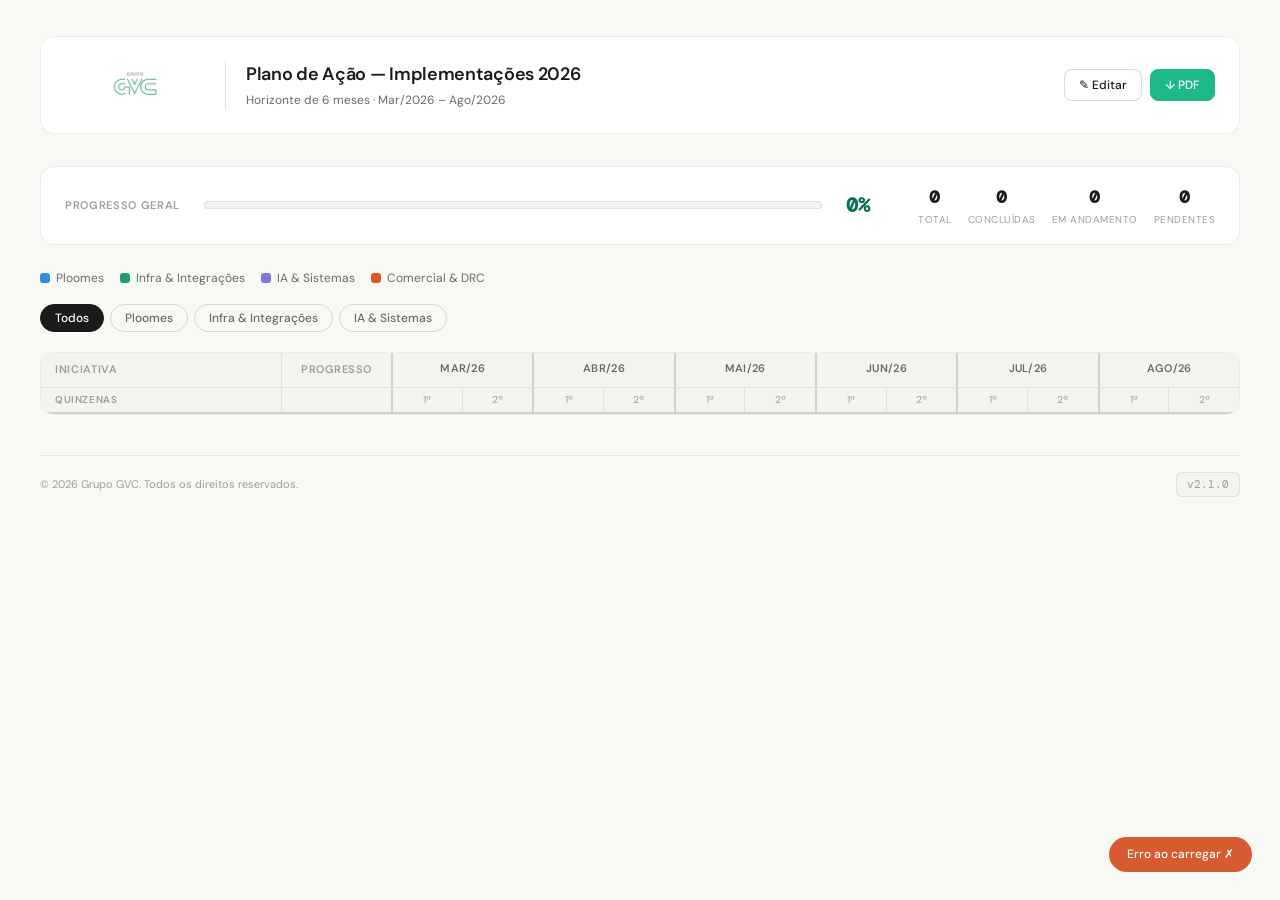
<file: index.html>
<!DOCTYPE html>
<html lang="pt-BR">
<head>
<meta charset="UTF-8">
<meta name="viewport" content="width=device-width, initial-scale=1.0">
<title>Plano de Ação — Grupo GVC 2026</title>
<link href="https://fonts.googleapis.com/css2?family=DM+Sans:wght@300;400;500;600&family=DM+Mono:wght@400;500&display=swap" rel="stylesheet">
  <link rel="stylesheet" href="style.css">

</head>
<body>
<div class="page">

  <div class="page-header">
    <div class="header-left">
      <div class="logo-wrap"><img id="logoImg" src="[data-uri]" alt="Grupo GVC"></div>
      <div class="header-divider"></div>
      <div class="header-text">
        <h1 contenteditable="false" id="doc-title">Plano de Ação — Implementações 2026</h1>
        <p contenteditable="false" id="doc-subtitle">Horizonte de 6 meses · Mar/2026 – Ago/2026</p>
      </div>
    </div>
    <div class="header-actions">
      <div class="edit-hint" id="editHint">✎ Clique em qualquer texto para editar</div>
      <button class="btn" id="editToggle">✎ Editar</button>
      <button class="btn primary" onclick="window.print()">↓ PDF</button>
    </div>
  </div>

  <div class="summary-bar">
    <div><div class="summary-label">Progresso geral</div></div>
    <div class="summary-track"><div class="summary-fill" id="summaryFill" style="width:0%"></div></div>
    <div class="summary-pct" id="summaryPct">0%</div>
    <div class="summary-stats">
      <div class="stat"><div class="stat-n" id="statTotal">0</div><div class="stat-l">Total</div></div>
      <div class="stat"><div class="stat-n" id="statDone">0</div><div class="stat-l">Concluídas</div></div>
      <div class="stat"><div class="stat-n" id="statProg">0</div><div class="stat-l">Em andamento</div></div>
      <div class="stat"><div class="stat-n" id="statPend">0</div><div class="stat-l">Pendentes</div></div>
    </div>
  </div>

  <div class="legend">
    <div class="legend-item"><div class="legend-dot" style="background:var(--blue-400)"></div>Ploomes</div>
    <div class="legend-item"><div class="legend-dot" style="background:var(--teal-400)"></div>Infra & Integrações</div>
    <div class="legend-item"><div class="legend-dot" style="background:var(--purple-400)"></div>IA & Sistemas</div>
    <div class="legend-item"><div class="legend-dot" style="background:var(--coral-400)"></div>Comercial & DRC</div>
  </div>

  <div class="filter-bar" id="filterBar">
    <button class="filter-btn active" onclick="filterItems('all',this)">Todos</button>
    <button class="filter-btn" onclick="filterItems('ploomes',this)">Ploomes</button>
    <button class="filter-btn" onclick="filterItems('infra',this)">Infra & Integrações</button>
    <button class="filter-btn" onclick="filterItems('ia',this)">IA & Sistemas</button>
  </div>

  <div class="timeline-wrap">
    <!-- Row 1: month labels spanning 2 fortnight cols each -->
    <div class="th-months-row">
      <div class="th-label">Iniciativa</div>
      <div class="th-prog-label">Progresso</div>
      <div class="th-month">Mar/26</div>
      <div class="th-month">Abr/26</div>
      <div class="th-month">Mai/26</div>
      <div class="th-month">Jun/26</div>
      <div class="th-month">Jul/26</div>
      <div class="th-month">Ago/26</div>
    </div>
    <!-- Row 2: fortnight labels -->
    <div class="th-fortnights-row">
      <div class="th-label" style="font-size:10px;color:var(--text-muted);padding:4px 14px;">quinzenas</div>
      <div class="th-prog-label" style="font-size:10px;padding:4px 4px;"></div>
      <div class="th-fort">1ª</div><div class="th-fort">2ª</div>
      <div class="th-fort">1ª</div><div class="th-fort">2ª</div>
      <div class="th-fort">1ª</div><div class="th-fort">2ª</div>
      <div class="th-fort">1ª</div><div class="th-fort">2ª</div>
      <div class="th-fort">1ª</div><div class="th-fort">2ª</div>
      <div class="th-fort">1ª</div><div class="th-fort">2ª</div>
    </div>
    <div id="itemsContainer"></div>
    <button class="add-item-btn" id="addItemBtn" onclick="addNewItem()">+ Adicionar iniciativa</button>
  </div>

  <!-- FOOTER -->
  <footer class="page-footer">
    <span class="footer-copy">© 2026 Grupo GVC. Todos os direitos reservados.</span>
    <span class="footer-version" id="footerVersion" title="Histórico de versões">v2.1.0</span>
  </footer>

</div>

  <!-- TOAST -->
  <div id="toast" style="position:fixed;bottom:28px;right:28px;background:var(--gvc);color:white;font-family:var(--font);font-size:12px;font-weight:500;padding:8px 18px;border-radius:20px;opacity:0;transform:translateY(12px);transition:all 0.3s ease;z-index:9999;pointer-events:none;"></div>

  <script src="main.js"></script>
</body>
</html>
</file>
<file: style.css>
:root {
    --gvc: #1DB88A; --gvc-light: #E1F5EE; --gvc-dark: #0F6E56;
    --blue-50: #E6F1FB; --blue-100: #B5D4F4; --blue-400: #378ADD; --blue-600: #185FA5; --blue-800: #0C447C;
    --teal-50: #E1F5EE; --teal-100: #9FE1CB; --teal-400: #1D9E75; --teal-600: #0F6E56; --teal-800: #085041;
    --purple-50: #EEEDFE; --purple-100: #CECBF6; --purple-400: #7F77DD; --purple-600: #534AB7; --purple-800: #3C3489;
    --amber-50: #FAEEDA; --amber-100: #FAC775; --amber-400: #BA7517; --amber-600: #854F0B; --amber-800: #633806;
    --coral-50: #FAECE7; --coral-100: #F5C4B3; --coral-400: #D85A30; --coral-600: #993C1D; --coral-800: #712B13;
    --gray-50: #F4F3EF; --gray-100: #D3D1C7; --gray-400: #888780; --gray-600: #5F5E5A; --gray-800: #444441;
    --bg: #F8F8F5; --surface: #FFFFFF;
    --border: rgba(0,0,0,0.08); --border-strong: rgba(0,0,0,0.14);
    --text-primary: #1A1A18; --text-secondary: #6B6A65; --text-muted: #9E9D98;
    --font: 'DM Sans', sans-serif; --mono: 'DM Mono', monospace;
    --radius: 10px; --radius-lg: 14px;
  }
  * { box-sizing: border-box; margin: 0; padding: 0; }
  body { font-family: var(--font); background: var(--bg); color: var(--text-primary); font-size: 14px; line-height: 1.6; padding: 36px 28px 80px; min-height: 100vh; }
  .page { max-width: 1200px; margin: 0 auto; }

  /* HEADER */
  .page-header { display: flex; align-items: center; justify-content: space-between; margin-bottom: 32px; gap: 20px; flex-wrap: wrap; background: var(--surface); border: 1px solid var(--border); border-radius: var(--radius-lg); padding: 20px 24px; }
  .header-left { display: flex; align-items: center; gap: 20px; }
  .logo-wrap { height: 56px; width: 140px; display: flex; align-items: center; justify-content: center; }
  .logo-wrap img { height: 56px; width: auto; display: block; object-fit: contain; }
  .header-divider { width: 1px; height: 48px; background: var(--border-strong); }
  .header-text h1 { font-size: 18px; font-weight: 600; letter-spacing: -0.3px; color: var(--text-primary); }
  .header-text p { font-size: 12px; color: var(--text-secondary); margin-top: 3px; }
  .header-actions { display: flex; gap: 8px; flex-wrap: wrap; align-items: center; }

  /* SUMMARY */
  .summary-bar { background: var(--surface); border: 1px solid var(--border); border-radius: var(--radius-lg); padding: 16px 24px; margin-bottom: 24px; display: flex; align-items: center; gap: 24px; flex-wrap: wrap; }
  .summary-label { font-size: 11px; font-weight: 600; text-transform: uppercase; letter-spacing: 0.06em; color: var(--text-muted); }
  .summary-track { flex: 1; min-width: 160px; height: 8px; background: var(--gray-50); border-radius: 99px; overflow: hidden; border: 1px solid var(--border); }
  .summary-fill { height: 100%; border-radius: 99px; background: var(--gvc); transition: width 0.5s ease; }
  .summary-pct { font-size: 20px; font-weight: 600; color: var(--gvc-dark); font-family: var(--mono); min-width: 48px; }
  .summary-stats { display: flex; gap: 16px; }
  .stat { text-align: center; }
  .stat-n { font-size: 18px; font-weight: 600; color: var(--text-primary); font-family: var(--mono); }
  .stat-l { font-size: 10px; color: var(--text-muted); text-transform: uppercase; letter-spacing: 0.05em; }

  /* BUTTONS */
  .btn { font-family: var(--font); font-size: 12px; font-weight: 500; padding: 7px 14px; border-radius: 8px; border: 1px solid var(--border-strong); background: var(--surface); color: var(--text-primary); cursor: pointer; transition: all 0.12s; white-space: nowrap; }
  .btn:hover { background: var(--gray-50); }
  .btn.primary { background: var(--gvc); color: white; border-color: var(--gvc); }
  .btn.primary:hover { background: var(--gvc-dark); }

  /* LEGEND & FILTERS */
  .legend { display: flex; gap: 16px; flex-wrap: wrap; margin-bottom: 16px; }
  .legend-item { display: flex; align-items: center; gap: 6px; font-size: 12px; color: var(--text-secondary); }
  .legend-dot { width: 10px; height: 10px; border-radius: 3px; flex-shrink: 0; }
  .filter-bar { display: flex; gap: 6px; flex-wrap: wrap; margin-bottom: 20px; }
  .filter-btn { font-family: var(--font); font-size: 12px; font-weight: 500; padding: 5px 14px; border-radius: 20px; border: 1px solid var(--border-strong); background: transparent; color: var(--text-secondary); cursor: pointer; transition: all 0.12s; }
  .filter-btn.active { background: var(--text-primary); color: white; border-color: var(--text-primary); }
  .filter-btn:hover:not(.active) { background: var(--gray-50); }

  /* TIMELINE */
  .timeline-wrap { background: var(--surface); border: 1px solid var(--border); border-radius: var(--radius-lg); overflow: hidden; }

  /* Two-row header — both use the SAME 12-column grid */
  .th-months-row,
  .th-fortnights-row { display: grid; grid-template-columns: 240px 110px repeat(12, 1fr); background: var(--gray-50); }
  .th-months-row     { border-bottom: 1px solid var(--border); }
  .th-fortnights-row { border-bottom: 2px solid var(--border-strong); }

  .th-label { padding: 8px 14px; font-size: 11px; font-weight: 600; text-transform: uppercase; letter-spacing: 0.06em; color: var(--text-muted); display: flex; align-items: center; }
  .th-prog-label { padding: 8px 8px; font-size: 11px; font-weight: 600; text-transform: uppercase; letter-spacing: 0.05em; color: var(--text-muted); text-align: center; border-left: 1px solid var(--border); display: flex; align-items: center; justify-content: center; }
  .th-month { padding: 7px 4px; font-size: 11px; font-weight: 600; text-transform: uppercase; letter-spacing: 0.03em; color: var(--text-secondary); text-align: center; border-left: 2px solid var(--border-strong); grid-column: span 2; }
  .th-fort { padding: 4px 2px; font-size: 10px; color: var(--text-muted); text-align: center; border-left: 1px solid var(--border); letter-spacing: 0.01em; }
  /* cols 3,5,7,9,11,13 = 1st fortnight of each month → strong border */
  .th-fortnights-row .th-fort:nth-child(2n+3) { border-left: 2px solid var(--border-strong); }
  /* first fortnight pair has no extra left — handled by nth-child logic */

  /* ITEM ROW — 12 fortnight columns */
  .item-block { border-bottom: 1px solid var(--border); }
  .item-block:last-child { border-bottom: none; }
  .item-row { display: grid; grid-template-columns: 240px 110px repeat(12, 1fr); cursor: pointer; transition: background 0.1s; align-items: center; }
  .item-row:hover { background: #FAFAF8; }
  .item-row.expanded { background: #F7F6F2; }
  .item-info { padding: 10px 14px; border-right: 1px solid var(--border); }
  .item-name { font-size: 13px; font-weight: 500; color: var(--text-primary); display: flex; align-items: center; gap: 7px; flex-wrap: wrap; }
  .item-resp { font-size: 11px; color: var(--text-muted); margin-top: 2px; font-family: var(--mono); }

  /* PROGRESS CELL */
  .item-prog { padding: 6px 8px; border-right: 1px solid var(--border); display: flex; flex-direction: column; align-items: center; justify-content: center; gap: 4px; }
  .prog-track { width: 100%; height: 6px; background: var(--gray-50); border-radius: 99px; overflow: hidden; border: 1px solid var(--border); }
  .prog-fill { height: 100%; border-radius: 99px; transition: width 0.4s ease; }
  .prog-pct { font-size: 11px; font-weight: 600; font-family: var(--mono); }
  .prog-0   .prog-fill { background: var(--gray-400); }
  .prog-low .prog-fill { background: var(--blue-400); }
  .prog-mid .prog-fill { background: var(--amber-400); }
  .prog-high .prog-fill { background: var(--gvc); }
  .prog-done .prog-fill { background: var(--gvc-dark); }
  .prog-0   .prog-pct { color: var(--text-muted); }
  .prog-low .prog-pct { color: var(--blue-600); }
  .prog-mid .prog-pct { color: var(--amber-600); }
  .prog-high .prog-pct { color: var(--gvc-dark); }
  .prog-done .prog-pct { color: var(--gvc-dark); }
  .prog-slider { width: 100%; accent-color: var(--gvc); cursor: pointer; }

  /* BADGES */
  .status-badge { font-size: 10px; font-weight: 600; padding: 2px 7px; border-radius: 20px; letter-spacing: 0.02em; flex-shrink: 0; white-space: nowrap; }
  .badge-not-started  { background: var(--gray-50);   color: var(--gray-800); }
  .badge-planning     { background: var(--blue-50);   color: var(--blue-800); }
  .badge-progress     { background: var(--teal-50);   color: var(--teal-800); }
  .badge-delayed      { background: var(--amber-50);  color: var(--amber-800); }
  .badge-done         { background: #E1F5EE;           color: #085041; }
  .badge-cancelled    { background: var(--coral-50);  color: var(--coral-800); }

  /* FORTNIGHT CELLS */
  .item-cell { padding: 8px 2px; border-left: 1px solid var(--border); height: 100%; display: flex; align-items: center; }
  /* strong border at start of each month (every 2nd fortnight = odd index starting from 1) */
  .item-cell.month-start { border-left: 2px solid var(--border-strong); }
  .bar { height: 24px; width: 100%; border-radius: 4px; }
  .bar.blue   { background: var(--blue-100); }
  .bar.teal   { background: var(--teal-100); }
  .bar.purple { background: var(--purple-100); }
  .bar.amber  { background: var(--amber-100); }
  .bar.coral  { background: var(--coral-100); }
  /* rounded ends only at start/end of the span */
  .bar.span-start { border-radius: 4px 0 0 4px; }
  .bar.span-mid   { border-radius: 0; }
  .bar.span-end   { border-radius: 0 4px 4px 0; }
  .bar.span-only  { border-radius: 4px; }

  /* DETAIL */
  .detail-panel { display: none; padding: 20px 20px 24px; border-top: 1px solid var(--border); background: #FEFEFE; }
  .detail-panel.open { display: block; }
  .detail-meta { display: flex; align-items: center; gap: 10px; margin-bottom: 16px; flex-wrap: wrap; }
  .detail-meta span { font-size: 12px; color: var(--text-secondary); background: var(--gray-50); padding: 3px 10px; border-radius: 6px; border: 1px solid var(--border); }
  .detail-grid { display: grid; grid-template-columns: repeat(3,1fr); gap: 16px; }
  .detail-title { font-size: 10px; font-weight: 600; text-transform: uppercase; letter-spacing: 0.08em; color: var(--text-muted); margin-bottom: 10px; padding-bottom: 6px; border-bottom: 1px solid var(--border); }
  .detail-list { list-style: none; }
  .detail-list li { font-size: 12px; color: var(--text-primary); padding: 5px 0; border-bottom: 1px solid var(--border); display: flex; align-items: flex-start; gap: 7px; line-height: 1.5; }
  .detail-list li:last-child { border-bottom: none; }
  .di { width: 6px; height: 6px; border-radius: 50%; flex-shrink: 0; margin-top: 5px; }
  .di-action { background: var(--blue-400); }
  .di-kpi    { background: var(--gvc); }
  .di-risk   { background: var(--coral-400); }
  /* ACTION CHECKBOX */
  .action-check { width: 16px; height: 16px; border-radius: 4px; border: 1.5px solid var(--border-strong); background: white; cursor: pointer; flex-shrink: 0; display: flex; align-items: center; justify-content: center; transition: all 0.15s; margin-top: 2px; }
  .action-check:hover { border-color: var(--gvc); }
  .action-check.checked { background: var(--gvc); border-color: var(--gvc); }
  .action-check.checked::after { content: ""; display: block; width: 4px; height: 7px; border: 2px solid white; border-top: none; border-left: none; transform: rotate(45deg) translateY(-1px); }
  .action-text.done { text-decoration: line-through; color: var(--text-muted); }

  /* EDIT MODE */
  [contenteditable="true"] { outline: none; border-radius: 4px; transition: background 0.12s; cursor: text; }
  [contenteditable="true"]:hover { background: rgba(29,184,138,0.07); }
  [contenteditable="true"]:focus { background: rgba(29,184,138,0.12); box-shadow: 0 0 0 2px rgba(29,184,138,0.25); }
  .edit-hint { font-size: 11px; color: var(--amber-800); background: var(--amber-50); border: 1px solid var(--amber-100); border-radius: 6px; padding: 6px 12px; display: none; align-items: center; gap: 6px; }
  .edit-hint.visible { display: flex; }
  .add-item-btn { width: 100%; font-family: var(--font); font-size: 12px; font-weight: 500; color: var(--text-muted); background: transparent; border: 1.5px dashed var(--border-strong); border-radius: 0 0 var(--radius-lg) var(--radius-lg); padding: 10px; cursor: pointer; transition: all 0.12s; display: none; }
  .add-item-btn:hover { background: var(--gray-50); color: var(--text-secondary); }
  .add-item-btn.visible { display: block; }
  .remove-btn { display: none; width: 18px; height: 18px; border-radius: 50%; border: 1px solid var(--coral-100); background: var(--coral-50); color: var(--coral-600); font-size: 13px; line-height: 1; cursor: pointer; align-items: center; justify-content: center; flex-shrink: 0; font-family: monospace; }
  .edit-mode-on .remove-btn { display: flex; }
  /* ROW DRAG HANDLE */
  .row-drag-handle { display: none; cursor: grab; color: var(--text-muted); font-size: 16px; padding: 0 6px 0 2px; user-select: none; align-items: center; flex-shrink: 0; }
  .row-drag-handle:active { cursor: grabbing; }
  .edit-mode-on .row-drag-handle { display: flex; }
  .item-block.row-dragging { opacity: 0.35; }
  .item-block.row-drag-over-top    { border-top: 2px solid var(--gvc); }
  .item-block.row-drag-over-bottom { border-bottom: 2px solid var(--gvc); }
  /* DRAG HANDLE */
  .drag-handle { display: none; cursor: grab; color: var(--text-muted); font-size: 14px; flex-shrink: 0; padding: 0 2px; user-select: none; line-height: 1; margin-top: 3px; }
  .drag-handle:active { cursor: grabbing; }
  .edit-mode-on .drag-handle { display: flex; align-items: flex-start; }
  .detail-list li.dragging { opacity: 0.4; background: var(--gray-50); border-radius: 4px; }
  .detail-list li.drag-over { border-top: 2px solid var(--gvc); }
  .fort-range-editor { display: none; gap: 6px; align-items: center; padding: 8px 16px 12px; font-size: 12px; color: var(--text-secondary); background: rgba(29,184,138,0.04); border-top: 1px dashed rgba(29,184,138,0.2); flex-wrap: wrap; }
  .fort-range-editor.visible { display: flex; }
  .fort-range-editor label { font-size: 11px; font-weight: 500; color: var(--text-muted); }
  .fort-range-editor select { font-family: var(--font); font-size: 12px; border: 1px solid var(--border-strong); border-radius: 6px; padding: 3px 8px; background: white; color: var(--text-primary); cursor: pointer; }

  /* FOOTER */
  .page-footer { margin-top: 40px; padding: 16px 0 8px; border-top: 1px solid var(--border); display: flex; align-items: center; justify-content: space-between; flex-wrap: wrap; gap: 8px; }
  .footer-copy { font-size: 11px; color: var(--text-muted); }
  .footer-version { font-size: 11px; font-family: var(--mono); color: var(--text-muted); background: var(--gray-50); border: 1px solid var(--border); border-radius: 6px; padding: 3px 10px; cursor: default; }
  .footer-version:hover { background: var(--gvc-light); color: var(--gvc-dark); border-color: var(--gvc); transition: all 0.15s; }

  @media print {
    body { background: white; padding: 16px; }
    .header-actions, .filter-bar, .add-item-btn, .remove-btn, .fort-range-editor { display: none !important; }
    .detail-panel { display: block !important; }
  }
</file>
